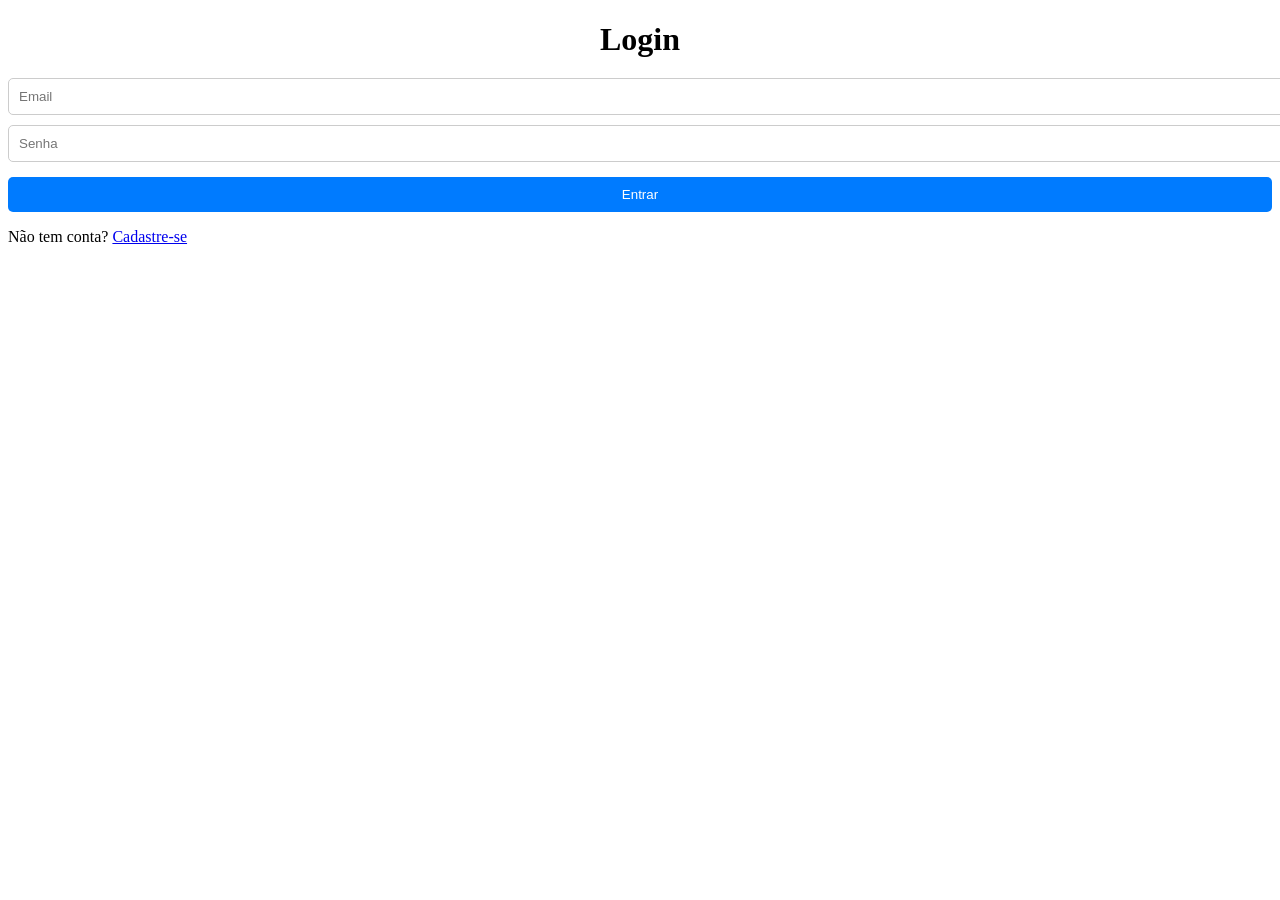
<file: index.html>
<!DOCTYPE html>
<html lang="pt-BR">
<head>
  <meta charset="UTF-8">
  <title>Login</title>
  <link rel="stylesheet" href="styles.css">
</head>
<body>
  <div class="container">
    <h1>Login</h1>
    <form onsubmit="fazerLogin(event)">
      <input type="email" placeholder="Email" required>
      <input type="password" placeholder="Senha" required>
      <button type="button" onclick="location.href='dashboard.html'">Entrar</button>
    </form>
    <p>Não tem conta? <a href="cadastro.html">Cadastre-se</a></p>
  </div>
  <script src="script.js"></script>
</body>
</html>
</file>
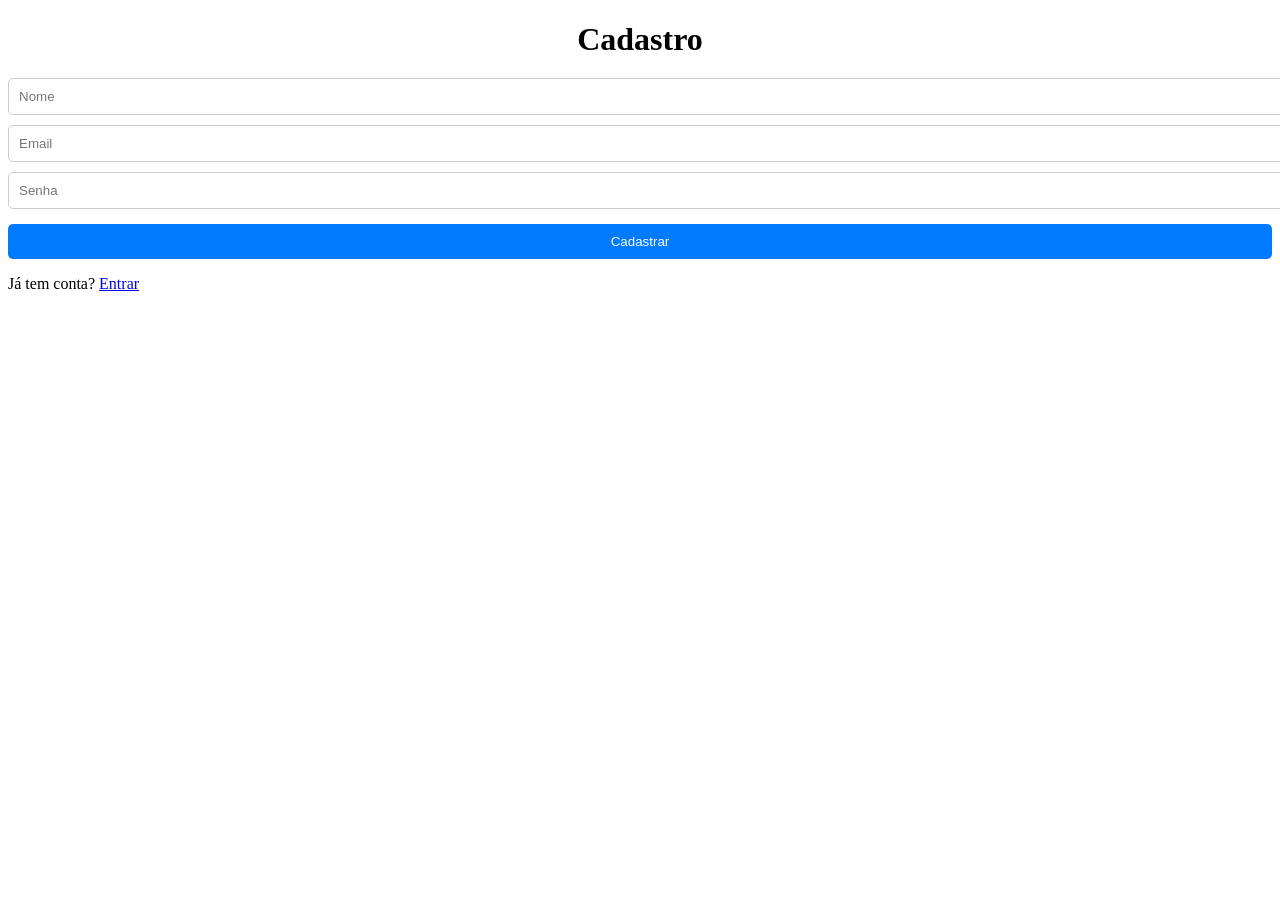
<file: cadastro.html>
<!DOCTYPE html>
<html lang="pt-BR">
<head>
  <meta charset="UTF-8">
  <meta name="viewport" content="width=device-width, initial-scale=1.0">
  <title>Cadastro</title>
  <link rel="stylesheet" href="styles.css">
</head>
<body>
  <div class="container">
    <h1>Cadastro</h1>
    <form onsubmit="cadastrarUsuario(event)">
      <input type="text" placeholder="Nome" required>
      <input type="email" placeholder="Email" required>
      <input type="password" placeholder="Senha" required>
      <button type="button" onclick="location.href='login.html'">Cadastrar</button>
    </form>
    <p>Já tem conta? <a href="login.html">Entrar</a></p>
  </div>
  <script src="script.js"></script>
</body>
</html>
</file>
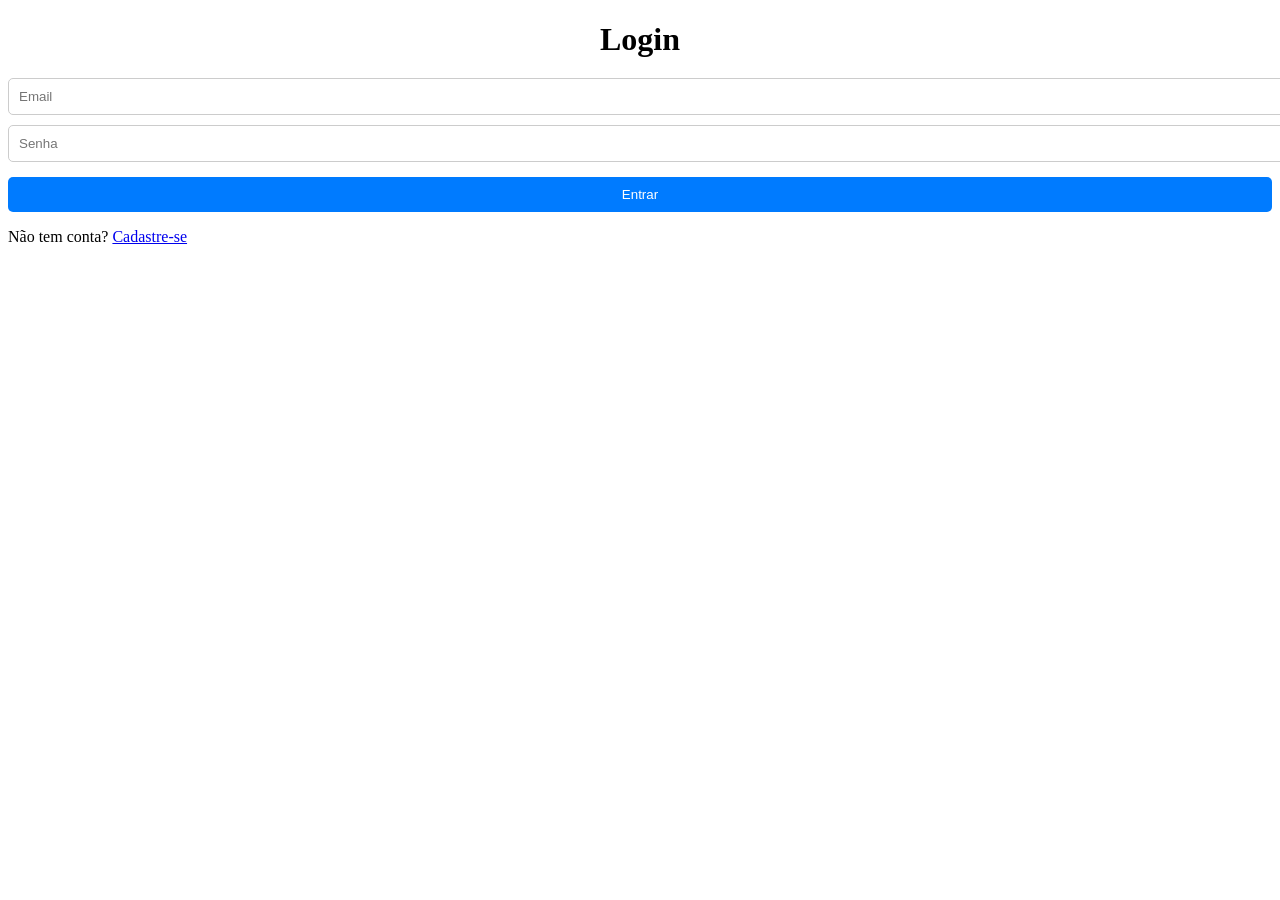
<file: criar.tarefa.html>
<!DOCTYPE html>
<html lang="pt-BR">
<head>
  <meta charset="UTF-8">
  <meta name="viewport" content="width=device-width, initial-scale=1.0">
  <title>Criar Tarefa</title>
  <link rel="stylesheet" href="styles.css">
</head>
<body>
  <div class="container">
    <h1>Nova Tarefa</h1>
    <form onsubmit="event.preventDefault(); criarTarefa();">
      <input type="text" placeholder="Título" required>
      <textarea placeholder="Descrição"></textarea>
      <button type="button" onclick="location.href='dashboard.html'">Salvar</button>
    </form>
  </div>
  <script src="script.js"></script>
</body>
</file>
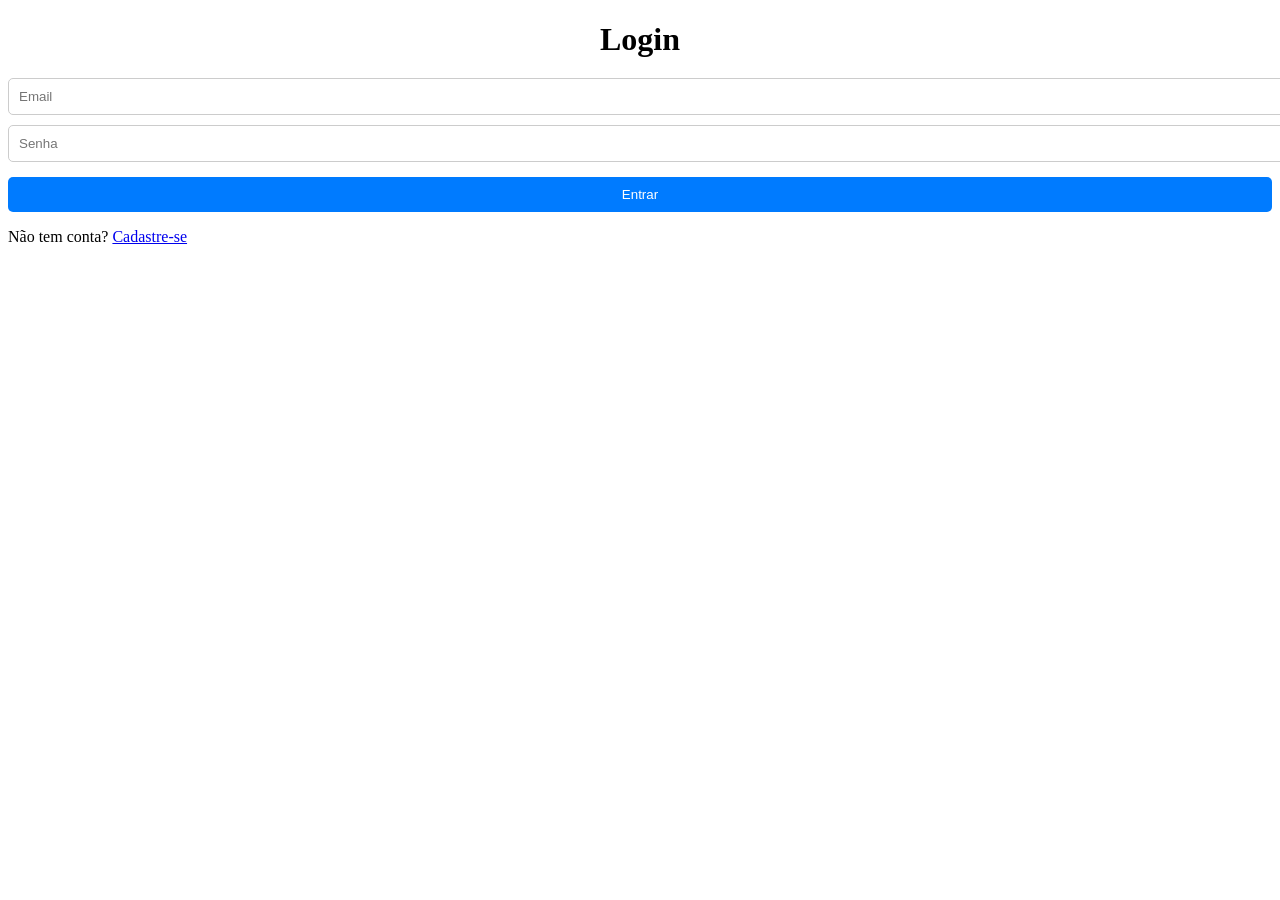
<file: dashboard.html>
<!DOCTYPE html>
<html lang="pt-BR">
<head>
  <meta charset="UTF-8">
  <meta name="viewport" content="width=device-width, initial-scale=1.0">
  <title>Dashboard</title>
  <link rel="stylesheet" href="styles.css">
</head>
<body>
  <header>
    <h1>Minhas Tarefas</h1>
    <button onclick="location.href='criar.html'">+ Nova Tarefa</button>
  </header>

  <div class="grid">
    <div class="card">Tarefa 1 <span onclick="location.href='detalhes.html'">👁</span></div>
    <div class="card">Tarefa 2 <span onclick="location.href='detalhes.html'">👁</span></div>
    <div class="card">Tarefa 3 <span onclick="location.href='detalhes.html'">👁</span></div>
    <div class="card">Tarefa 4 <span onclick="location.href='detalhes.html'">👁</span></div>
    <div class="card">Tarefa 5 <span onclick="location.href='detalhes.html'">👁</span></div>
    <div class="card">Tarefa 6 <span onclick="location.href='detalhes.html'">👁</span></div>
  </div>
  <script src="script.js"></script>
</body>
</html>
</file>
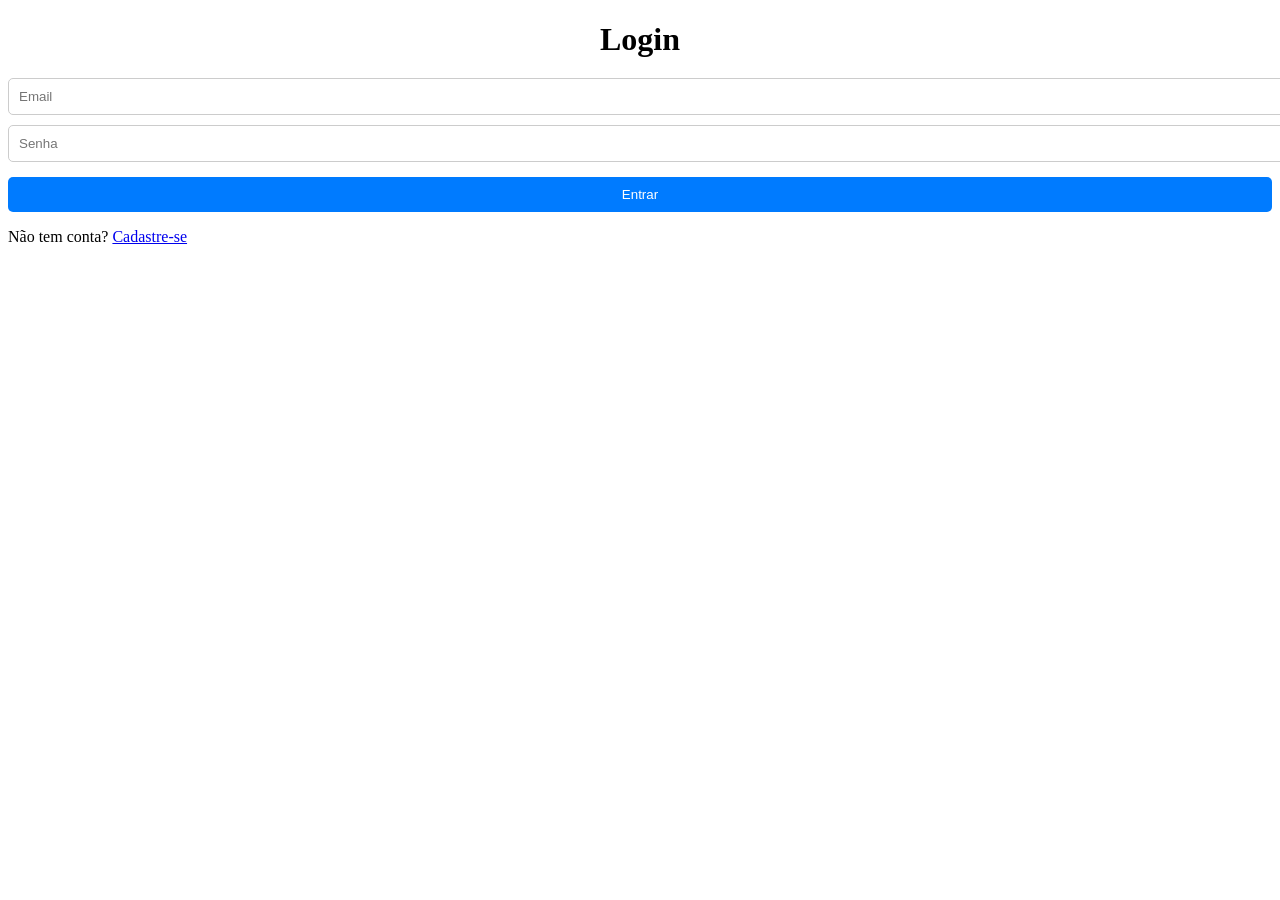
<file: detalhes.html>
<!DOCTYPE html>
<html lang="pt-BR">
<head>
  <meta charset="UTF-8">
  <meta name="viewport" content="width=device-width, initial-scale=1.0">
  <title>Detalhes</title>
  <link rel="stylesheet" href="styles.css">
</head>
<body>
  <div class="container">
    <h1>Detalhes da Tarefa</h1>
    <p><strong>Título:</strong> <span id="titulo"></span></p>
    <p><strong>Descrição:</strong> <span id="desc"></span></p>
    <button onclick="excluirTarefa()">Excluir</button>
     <button onclick="location.href='dashboard.html'">Voltar</button>
  </div>
  <script src="script.js"></script>
</body>
</html>
</file>
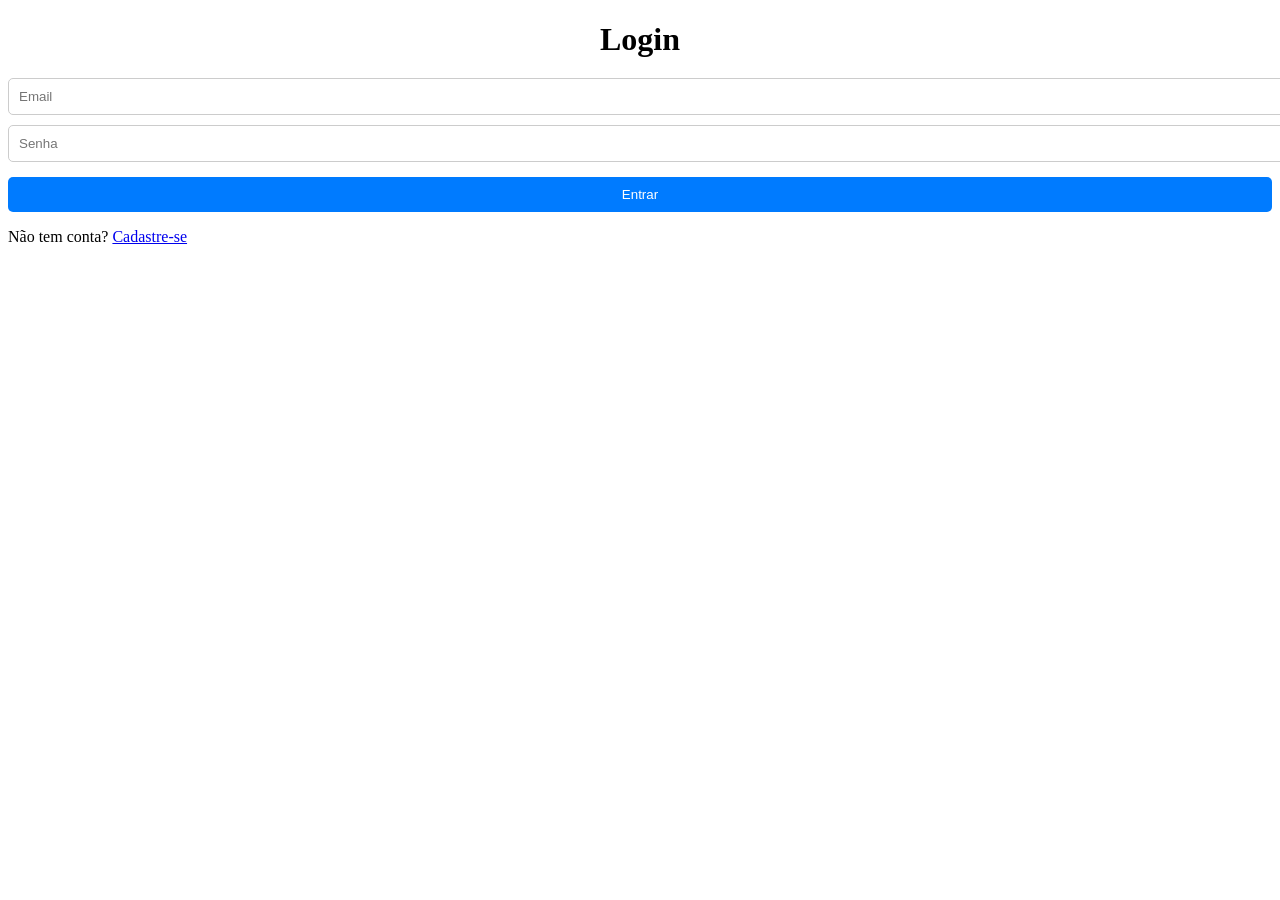
<file: editar_tarefa.html>
<!DOCTYPE html>
<html lang="pt-BR">
<head>
  <meta charset="UTF-8">
  <meta name="viewport" content="width=device-width, initial-scale=1.0">
  <title>Editar Tarefa</title>
  <link rel="stylesheet" href="styles.css">
</head>
<body>
  <div class="container">
    <h1>Editar Tarefa</h1>
    <form onsubmit="event.preventDefault(); salvarEdicao();">
      <input type="text" value="Tarefa 1" required>
      <textarea>Descrição da tarefa...</textarea>
      <button type="button" onclick="location.href='dashboard.html'">Salvar Alterações</button>
    </form>
  </div>
  <script src="script.js"></script>
</body>
</html>
</file>
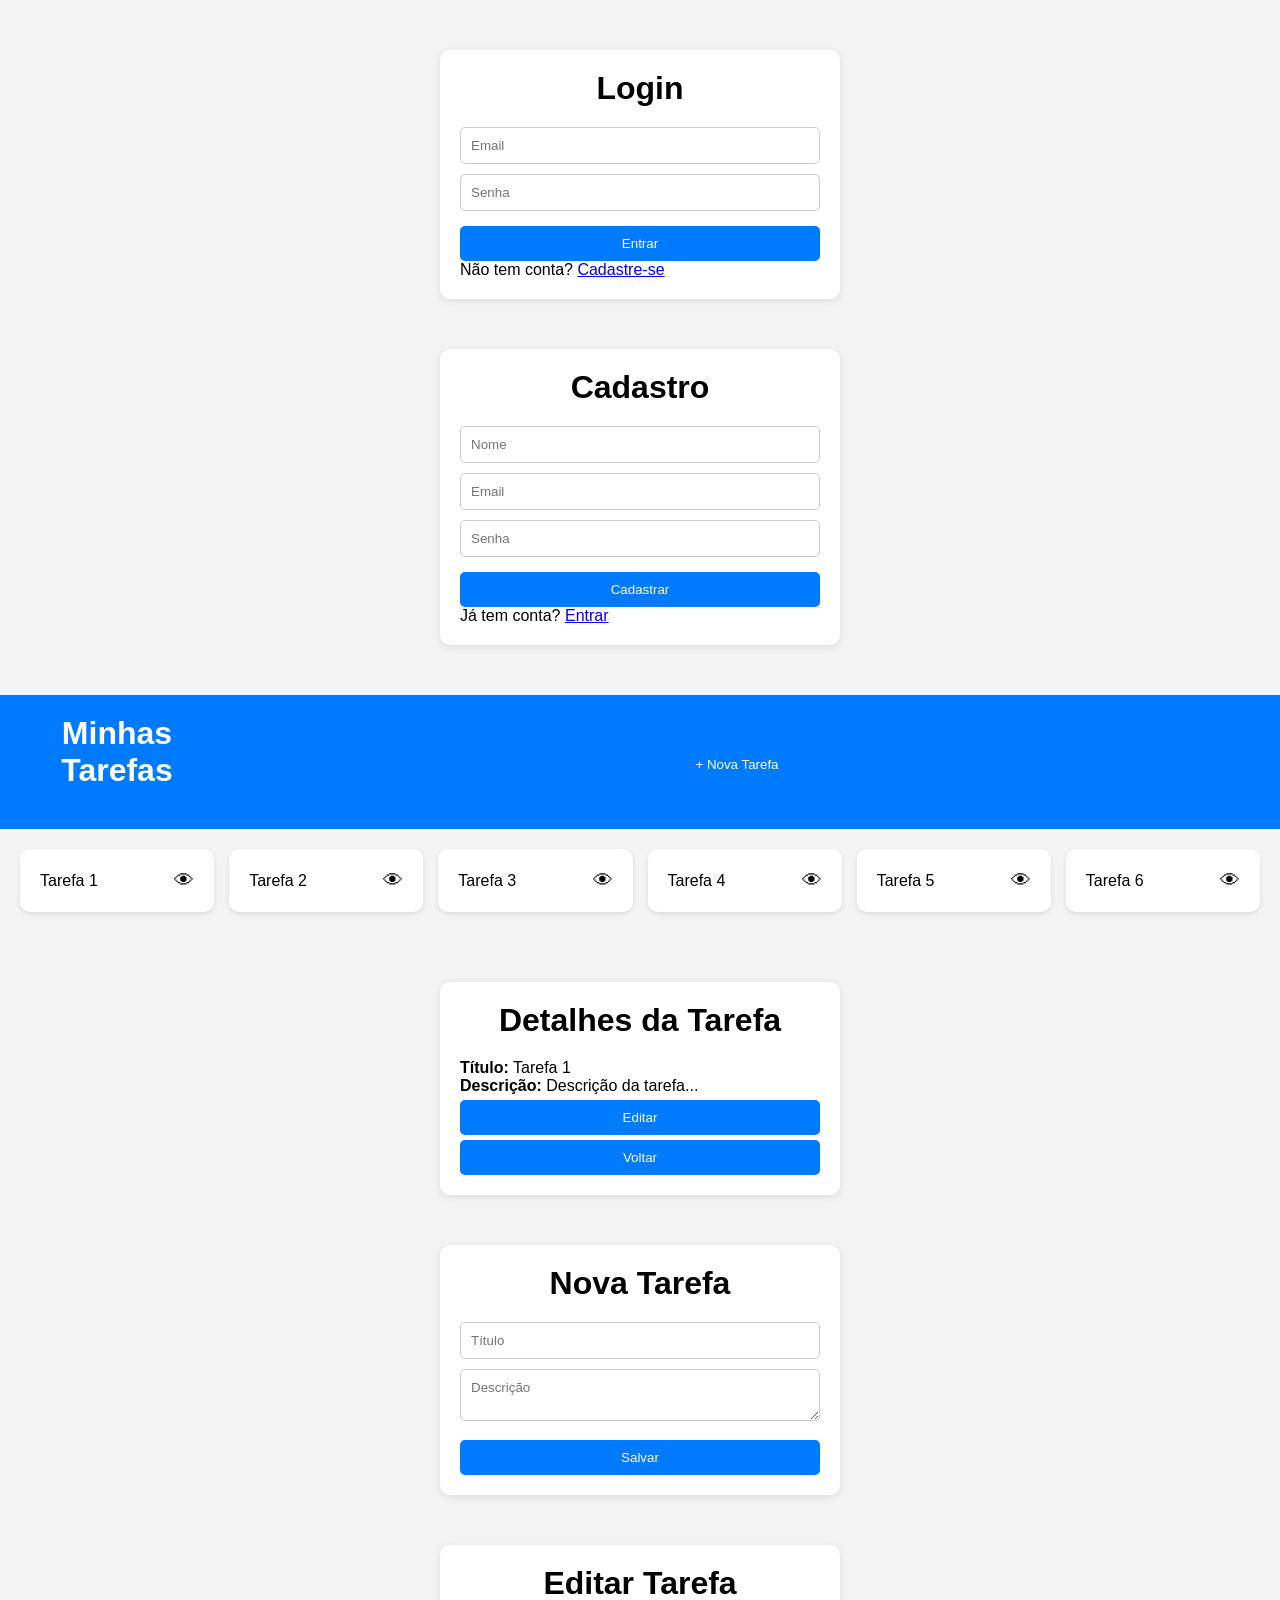
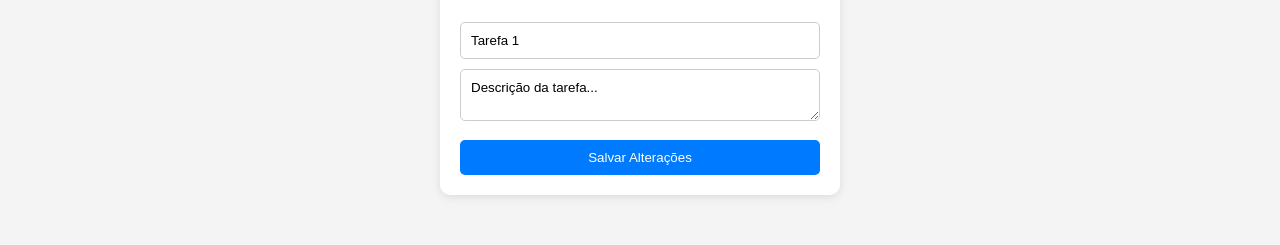
<file: gerenciador_de_tarefas_html_css_responsivo.html>
<!-- ===================== LOGIN ===================== -->
<!DOCTYPE html>
<html lang="pt-BR">
<head>
  <meta charset="UTF-8">
  <meta name="viewport" content="width=device-width, initial-scale=1.0">
  <title>Login</title>
  <link rel="stylesheet" href="styles.css">
</head>
<body>
  <div class="container">
    <h1>Login</h1>
    <form>
      <input type="email" placeholder="Email" required>
      <input type="password" placeholder="Senha" required>
      <button type="button" onclick="location.href='dashboard.html'">Entrar</button>
    </form>
    <p>Não tem conta? <a href="cadastro.html">Cadastre-se</a></p>
  </div>
</body>
</html>

<!-- ===================== CADASTRO ===================== -->
<!DOCTYPE html>
<html lang="pt-BR">
<head>
  <meta charset="UTF-8">
  <meta name="viewport" content="width=device-width, initial-scale=1.0">
  <title>Cadastro</title>
  <link rel="stylesheet" href="styles.css">
</head>
<body>
  <div class="container">
    <h1>Cadastro</h1>
    <form>
      <input type="text" placeholder="Nome" required>
      <input type="email" placeholder="Email" required>
      <input type="password" placeholder="Senha" required>
      <button type="button" onclick="location.href='login.html'">Cadastrar</button>
    </form>
    <p>Já tem conta? <a href="login.html">Entrar</a></p>
  </div>
</body>
</html>

<!-- ===================== DASHBOARD ===================== -->
<!DOCTYPE html>
<html lang="pt-BR">
<head>
  <meta charset="UTF-8">
  <meta name="viewport" content="width=device-width, initial-scale=1.0">
  <title>Dashboard</title>
  <link rel="stylesheet" href="styles.css">
</head>
<body>
  <header>
    <h1>Minhas Tarefas</h1>
    <button onclick="location.href='criar.html'">+ Nova Tarefa</button>
  </header>

  <div class="grid">
    <div class="card">Tarefa 1 <span onclick="location.href='detalhes.html'">👁</span></div>
    <div class="card">Tarefa 2 <span onclick="location.href='detalhes.html'">👁</span></div>
    <div class="card">Tarefa 3 <span onclick="location.href='detalhes.html'">👁</span></div>
    <div class="card">Tarefa 4 <span onclick="location.href='detalhes.html'">👁</span></div>
    <div class="card">Tarefa 5 <span onclick="location.href='detalhes.html'">👁</span></div>
    <div class="card">Tarefa 6 <span onclick="location.href='detalhes.html'">👁</span></div>
  </div>
</body>
</html>

<!-- ===================== DETALHES ===================== -->
<!DOCTYPE html>
<html lang="pt-BR">
<head>
  <meta charset="UTF-8">
  <meta name="viewport" content="width=device-width, initial-scale=1.0">
  <title>Detalhes</title>
  <link rel="stylesheet" href="styles.css">
</head>
<body>
  <div class="container">
    <h1>Detalhes da Tarefa</h1>
    <p><strong>Título:</strong> Tarefa 1</p>
    <p><strong>Descrição:</strong> Descrição da tarefa...</p>
    <button onclick="location.href='editar.html'">Editar</button>
    <button onclick="location.href='dashboard.html'">Voltar</button>
  </div>
</body>
</html>

<!-- ===================== CRIAR TAREFA ===================== -->
<!DOCTYPE html>
<html lang="pt-BR">
<head>
  <meta charset="UTF-8">
  <meta name="viewport" content="width=device-width, initial-scale=1.0">
  <title>Criar Tarefa</title>
  <link rel="stylesheet" href="styles.css">
</head>
<body>
  <div class="container">
    <h1>Nova Tarefa</h1>
    <form>
      <input type="text" placeholder="Título" required>
      <textarea placeholder="Descrição"></textarea>
      <button type="button" onclick="location.href='dashboard.html'">Salvar</button>
    </form>
  </div>
</body>
</html>

<!-- ===================== EDITAR TAREFA ===================== -->
<!DOCTYPE html>
<html lang="pt-BR">
<head>
  <meta charset="UTF-8">
  <meta name="viewport" content="width=device-width, initial-scale=1.0">
  <title>Editar Tarefa</title>
  <link rel="stylesheet" href="styles.css">
</head>
<body>
  <div class="container">
    <h1>Editar Tarefa</h1>
    <form>
      <input type="text" value="Tarefa 1" required>
      <textarea>Descrição da tarefa...</textarea>
      <button type="button" onclick="location.href='dashboard.html'">Salvar Alterações</button>
    </form>
  </div>
</body>
</html>

<!-- ===================== CSS ===================== -->
<style>
* {
  box-sizing: border-box;
  margin: 0;
  padding: 0;
  font-family: Arial, sans-serif;
}

body {
  background: #f4f4f4;
}

.container {
  max-width: 400px;
  margin: 50px auto;
  background: white;
  padding: 20px;
  border-radius: 10px;
  box-shadow: 0 2px 10px rgba(0,0,0,0.1);
}

h1 {
  text-align: center;
  margin-bottom: 20px;
}

form input, form textarea {
  width: 100%;
  padding: 10px;
  margin-bottom: 10px;
  border: 1px solid #ccc;
  border-radius: 5px;
}

button {
  width: 100%;
  padding: 10px;
  border: none;
  background: #007bff;
  color: white;
  border-radius: 5px;
  cursor: pointer;
  margin-top: 5px;
}

header {
  display: flex;
  justify-content: space-between;
  padding: 20px;
  background: #007bff;
  color: white;
}

.grid {
  display: grid;
  grid-template-columns: repeat(auto-fit, minmax(150px, 1fr));
  gap: 15px;
  padding: 20px;
}

.card {
  background: white;
  padding: 20px;
  border-radius: 10px;
  display: flex;
  justify-content: space-between;
  align-items: center;
  box-shadow: 0 2px 5px rgba(0,0,0,0.1);
}

.card span {
  cursor: pointer;
}

@media (max-width: 600px) {
  .container {
    margin: 20px;
  }

  header {
    flex-direction: column;
    gap: 10px;
  }
}
</style>
</file>
<file: styles.css>
* {
h1 {
  text-align: center;
  margin-bottom: 20px;
}

form input, form textarea {
  width: 100%;
  padding: 10px;
  margin-bottom: 10px;
  border: 1px solid #ccc;
  border-radius: 5px;
}

button {
  width: 100%;
  padding: 10px;
  border: none;
  background: #007bff;
  color: white;
  border-radius: 5px;
  cursor: pointer;
  margin-top: 5px;
}

header {
  display: flex;
  justify-content: space-between;
  padding: 20px;
  background: #007bff;
  color: white;
}

.grid {
  display: grid;
  grid-template-columns: repeat(auto-fit, minmax(90px, 1fr));
  gap: 15px;
  padding: 20px;
}

.card {
  background: white;
  padding: 20px;
  border-radius: 10px;
  display: flex;
  justify-content: space-between;
  align-items: center;
  box-shadow: 0 2px 5px rgba(0,0,0,0.1);
}

.card span {
  cursor: pointer;
  font-size: 20px;
}

/* RESPONSIVO */
@media (max-width: 200px) {
  .container {
    margin: 20px;
  }

  header {
    flex-direction: column;
    gap: 10px;
  }
}
</file>
